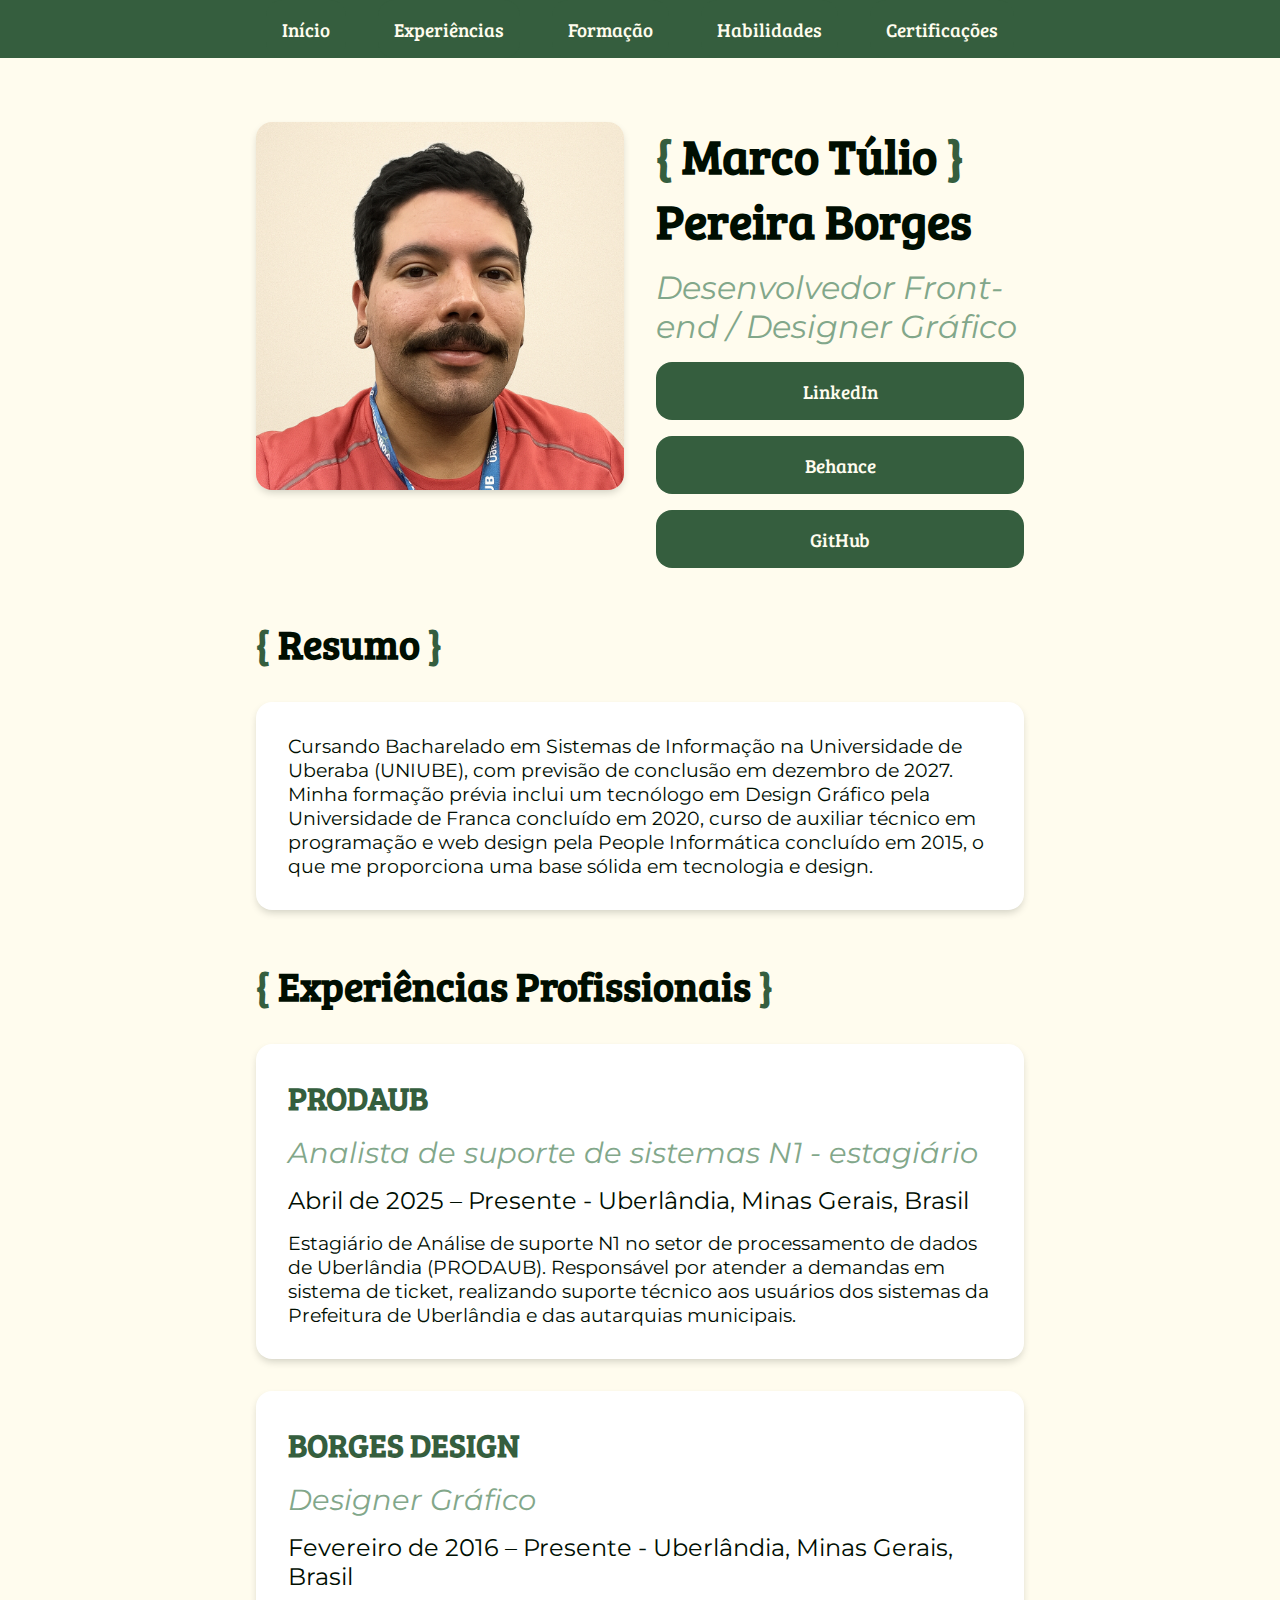
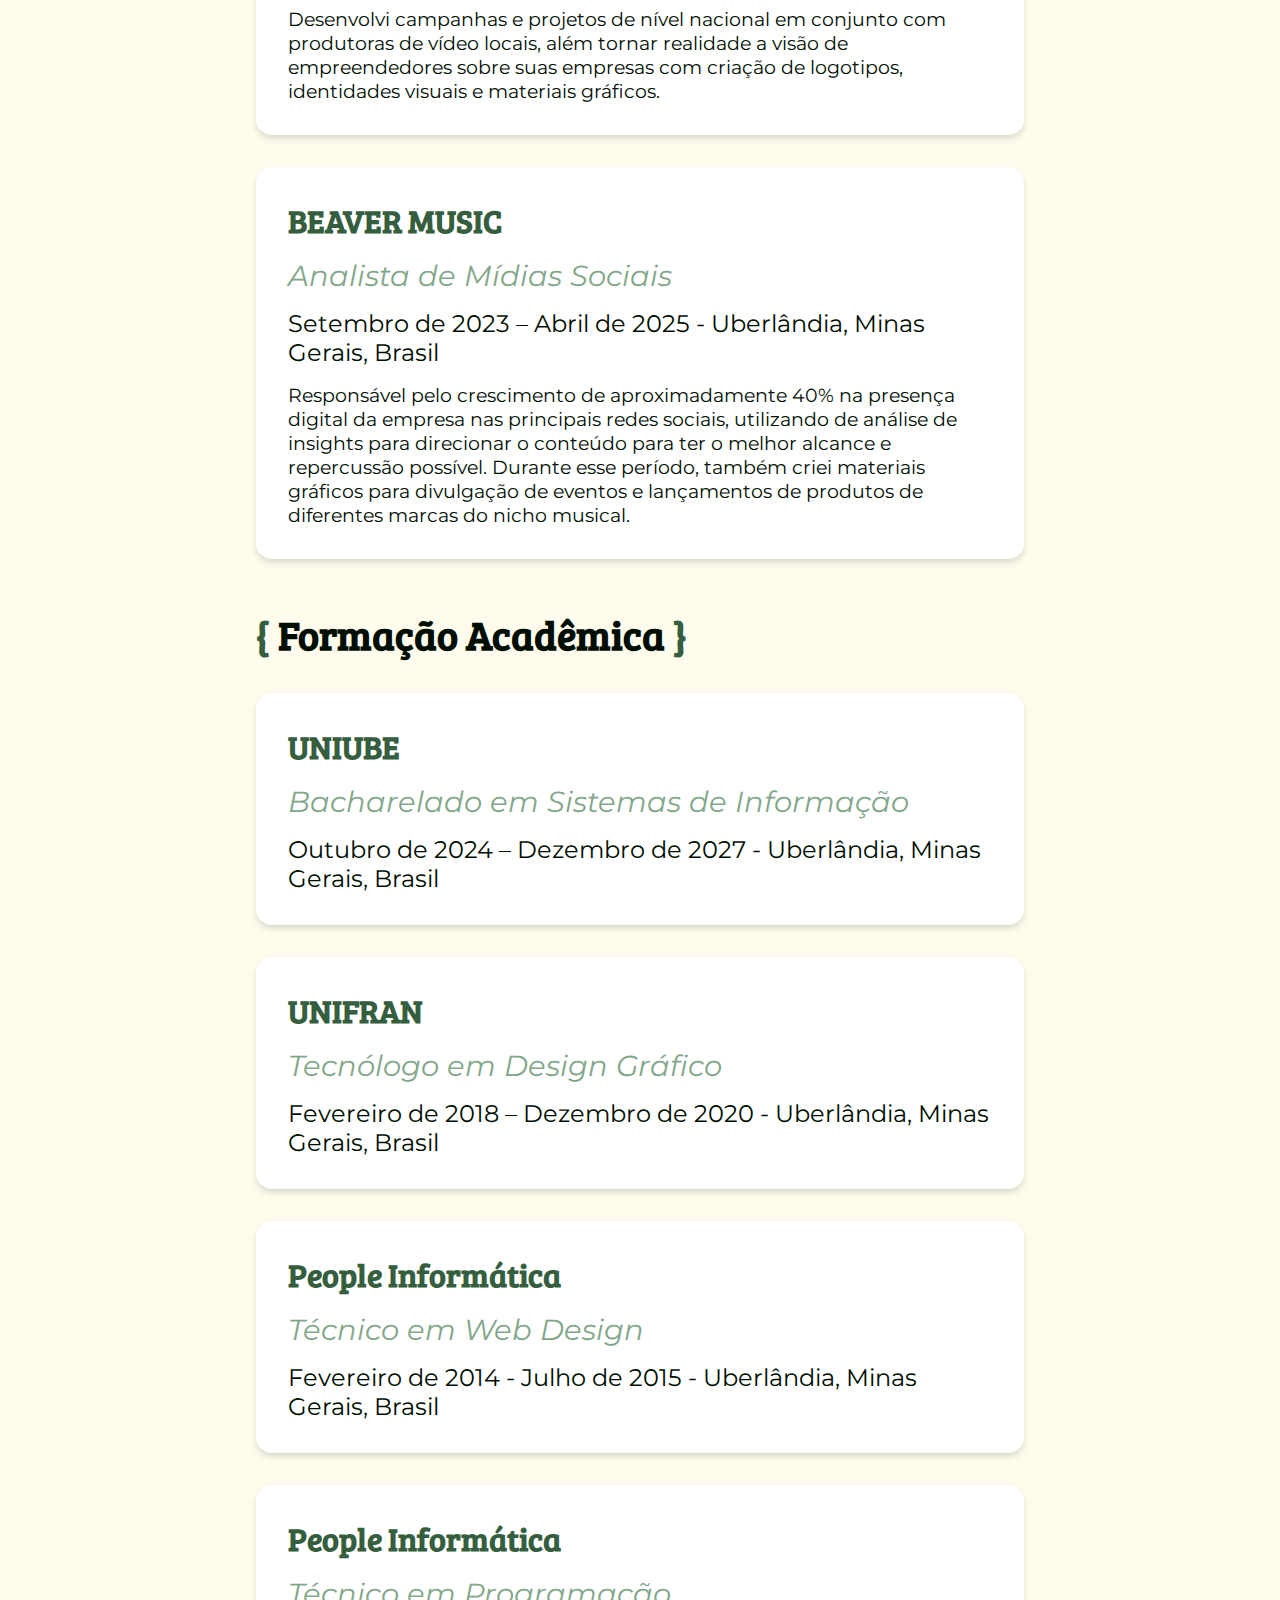
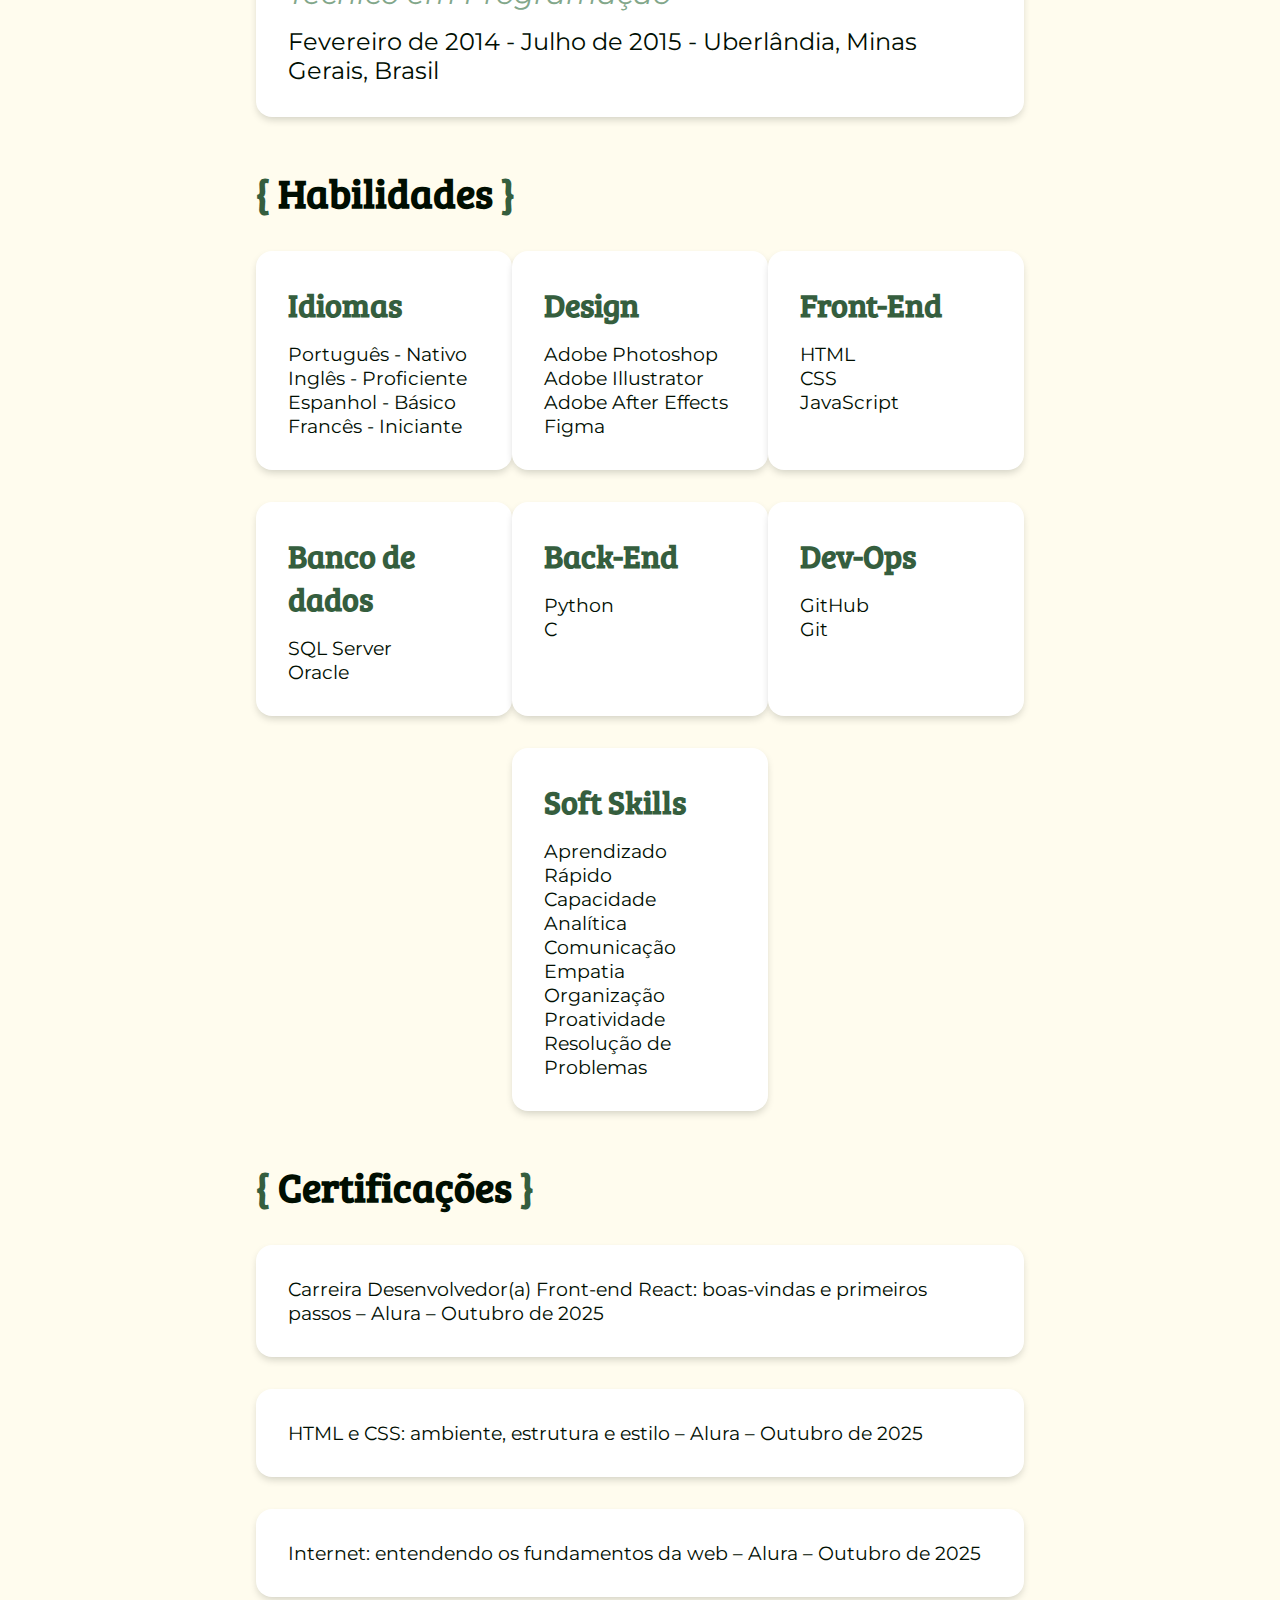
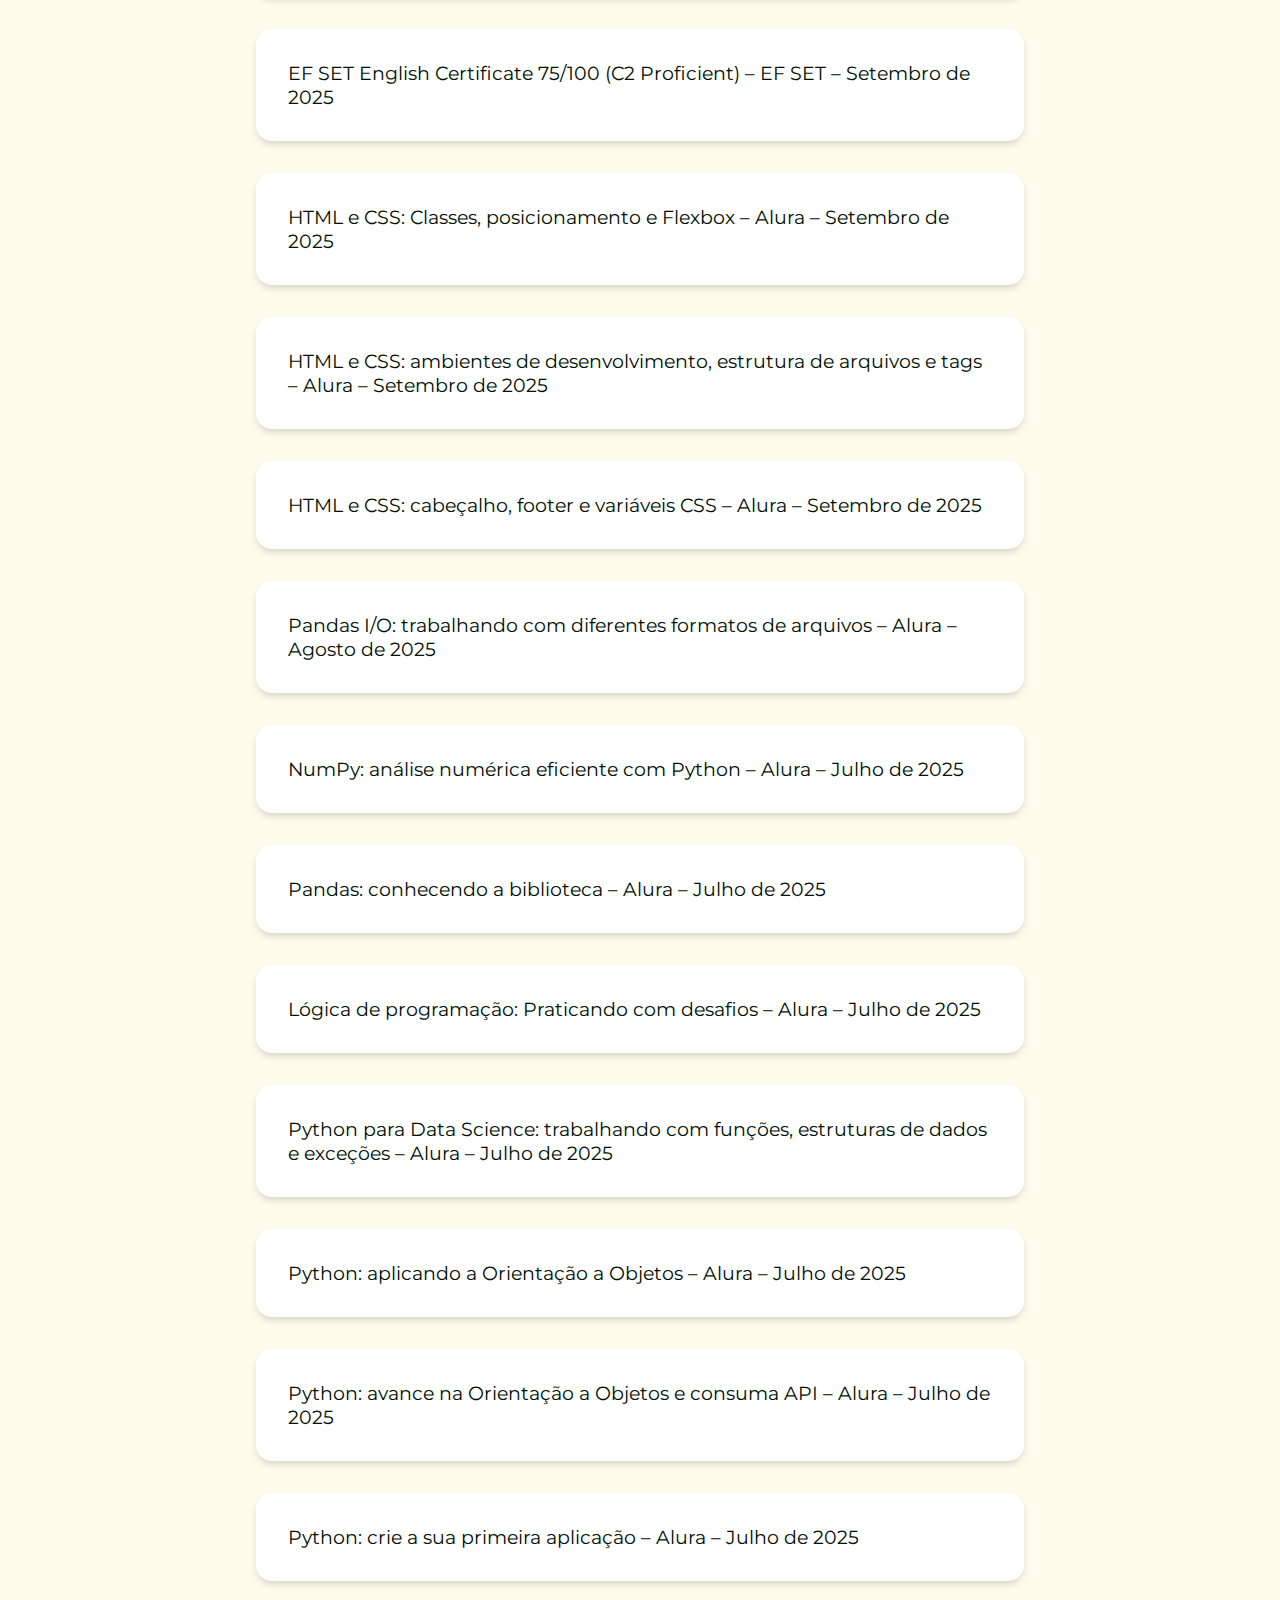
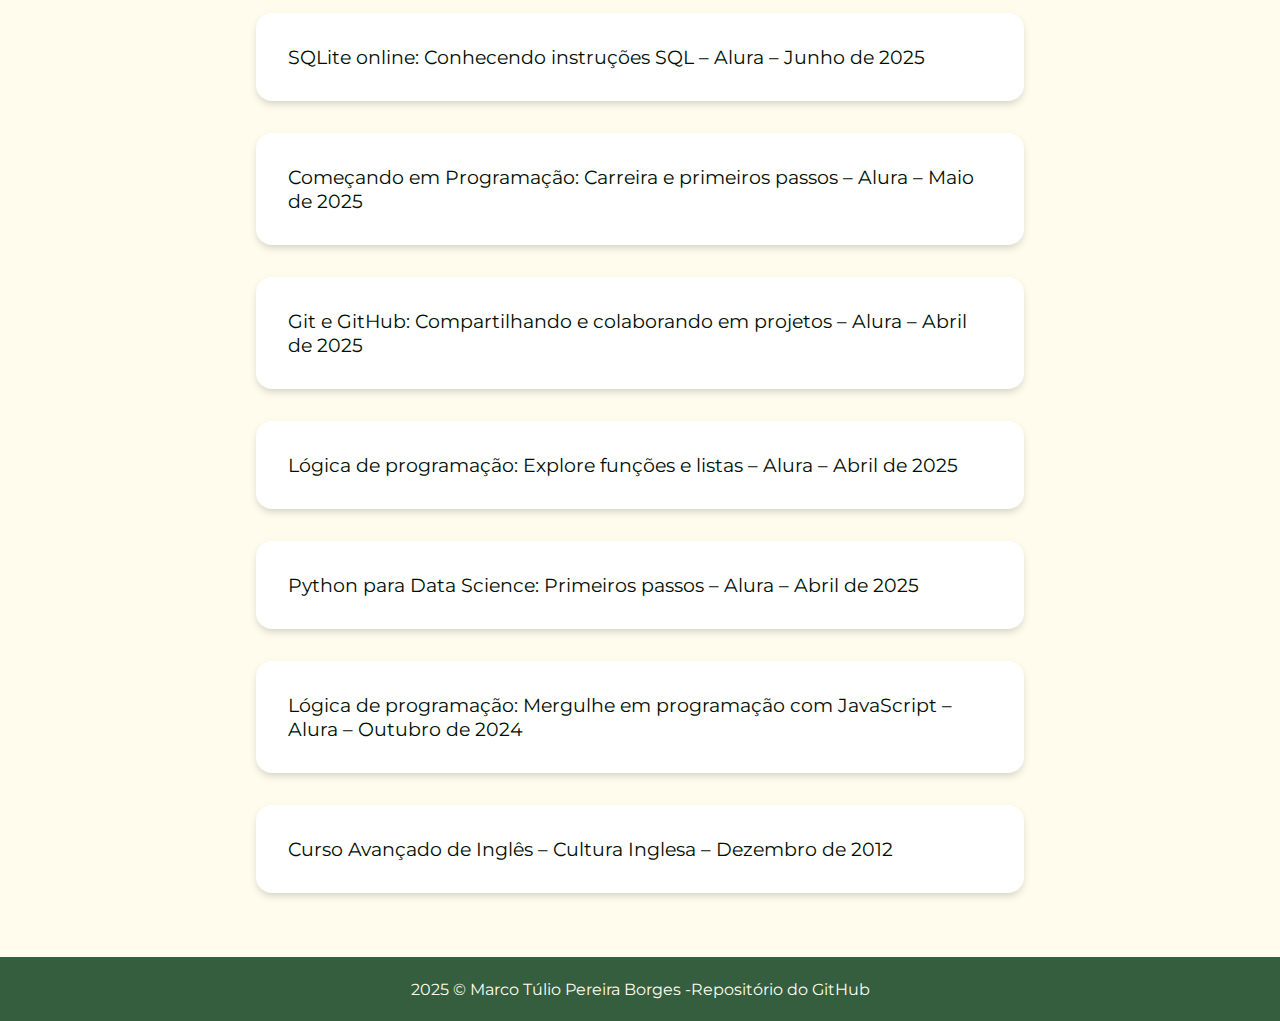
<file: index.html>
<!DOCTYPE html>
<html lang="pt-BR">
<head>
    <meta charset="UTF-8">
    <meta name="viewport" content="width=device-width, initial-scale=1.0">
    <link rel="stylesheet" href="style.css">
    <script src="app.js" defer></script>
    <title>Marco Túlio Pereira Borges</title>
</head>
<body id="home">
    <header>
        <nav>
            <label for="nav__checkbox" class="nav__img"></label>
            <input type="checkbox" class="nav__img" id="nav__checkbox" hidden>
            <ul class="nav__links">
                <li><a href="#home" class="nav__link" onclick="uncheck()">Início</a></li>
                <li><a href="#experiences" class="nav__link" onclick="uncheck()">Experiências</a></li>
                <li><a href="#graduation" class="nav__link" onclick="uncheck()">Formação</a></li>
                <li><a href="#habilities" class="nav__link" onclick="uncheck()">Habilidades</a></li>
                <li><a href="#certificates" class="nav__link" onclick="uncheck()">Certificações</a></li>
            </ul>
        </nav>
    </header>
    <main>
        <section id="presentation" class="presentation">
            <section class="presentation__img">
                <img id="profile__pic" src="assets/fotoDePerfil.jpg" alt="Foto de Marco Túlio Pereira Borges">
            </section>
            <section class="presentation__text">
                <h1 class="presentation__title"><span>&#123 </span>Marco Túlio<span> &#125</span> Pereira Borges</h1>
                <p class="presentation__subtitle">Desenvolvedor Front-end / Designer Gráfico</p>   
                <a href="https://www.linkedin.com/in/borgesmtp" target="_blank" class="nav__link">LinkedIn</a>
                <a href="https://www.behance.net/borgesmtp" target="_blank" class="nav__link">Behance</a>
                <a href="https://www.github.com/borgesmtp" target="_blank" class="nav__link">GitHub</a>
            </section>
        </section>
        <section id="resumen">
            <h2 class="section__title"><span>&#123 </span>Resumo<span> &#125</span></h2>
            <article class="experience">
            <p class="experience__text">Cursando Bacharelado em Sistemas de Informação na Universidade de Uberaba (UNIUBE), com previsão de conclusão em dezembro de 2027. Minha formação prévia inclui um tecnólogo em Design Gráfico pela Universidade de Franca concluído em 2020, curso de auxiliar técnico em programação e web design pela People Informática concluído em 2015, o que me proporciona uma base sólida em tecnologia e design.</p>
            </article>
        </section>
        <section id="experiences">
            <h2 class="section__title"><span>&#123 </span>Experiências Profissionais<span> &#125</span></h2>
            <article class="experience">
                <h3 class="experience__title">PRODAUB</h3>
                <p class="experience__subtitle">Analista de suporte de sistemas N1 - estagiário</p>
                <p class="experience__date">Abril de 2025 – Presente - Uberlândia, Minas Gerais, Brasil</p>
                <p class="experience__text">Estagiário de Análise de suporte N1 no setor de processamento de dados de Uberlândia (PRODAUB). Responsável por atender a demandas em sistema de ticket, realizando suporte técnico aos usuários dos sistemas da Prefeitura de Uberlândia e das autarquias municipais.</p>
            </article>
            <article class="experience">
                <h3 class="experience__title">BORGES DESIGN</h3>
                <p class="experience__subtitle">Designer Gráfico</p>
                <p class="experience__date">Fevereiro de 2016 – Presente - Uberlândia, Minas Gerais, Brasil</p>
                <p class="experience__text">Desenvolvi campanhas e projetos de nível nacional em conjunto com produtoras de vídeo locais, além tornar realidade a visão de empreendedores sobre suas empresas com criação de logotipos, identidades visuais e materiais gráficos.</p>
            </article>
            <article class="experience">
                <h3 class="experience__title">BEAVER MUSIC</h3>
                <p class="experience__subtitle">Analista de Mídias Sociais</p>
                <p class="experience__date">Setembro de 2023 – Abril de 2025 - Uberlândia, Minas Gerais, Brasil</p>
                <p class="experience__text">Responsável pelo crescimento de aproximadamente 40% na presença digital da empresa nas principais redes sociais, utilizando de análise de insights para direcionar o conteúdo para ter o melhor alcance e repercussão possível. Durante esse período, também criei materiais gráficos para divulgação de eventos e lançamentos de produtos de diferentes marcas do nicho musical.</p>
            </article>
        </section>
        <section id="graduation">
            <h2 class="section__title"><span>&#123 </span>Formação Acadêmica<span> &#125</span></h2>
            <article class="experience">
                <h3 class="experience__title">UNIUBE</h3>
                <p class="experience__subtitle">Bacharelado em Sistemas de Informação</p>
                <p class="experience__date">Outubro de 2024 – Dezembro de 2027 - Uberlândia, Minas Gerais, Brasil</p>
            </article>
            <article class="experience">
                <h3 class="experience__title">UNIFRAN</h3>
                <p class="experience__subtitle">Tecnólogo em Design Gráfico</p>
                <p class="experience__date">Fevereiro de 2018 – Dezembro de 2020 - Uberlândia, Minas Gerais, Brasil</p>
            </article>
            <article class="experience">
                <h3 class="experience__title">People Informática</h3>
                <p class="experience__subtitle">Técnico em Web Design</p>
                <p class="experience__date">Fevereiro de 2014 - Julho de 2015 - Uberlândia, Minas Gerais, Brasil</p>
            </article>
            <article class="experience">
                <h3 class="experience__title">People Informática</h3>
                <p class="experience__subtitle">Técnico em Programação</p>
                <p class="experience__date">Fevereiro de 2014 - Julho de 2015 - Uberlândia, Minas Gerais, Brasil</p>
            </article>
        </section>
        <section id="habilities" class="habilities">
            <h2 class="section__title"><span>&#123 </span>Habilidades<span> &#125</span></h2>
            <section class="habilities__lists">
                <article class="experience habilities__list">
                    <h3 class="experience__title">Idiomas</h3>
                    <ul class="experience__text">
                        <li>Português - Nativo</li>
                        <li>Inglês - Proficiente</li>
                        <li>Espanhol - Básico</li>
                        <li>Francês - Iniciante</li>
                    </ul>
                </article>
                <article class="experience habilities__list">
                    <h3 class="experience__title">Design</h3>
                    <ul class="experience__text">
                        <li>Adobe Photoshop</li>
                        <li>Adobe Illustrator</li>
                        <li>Adobe After Effects</li>
                        <li>Figma</li>
                    </ul>
                </article>
                <article class="experience habilities__list">
                    <h3 class="experience__title">Front-End</h3>
                    <ul class="experience__text">
                        <li>HTML</li>
                        <li>CSS</li>
                        <li>JavaScript</li>
                    </ul>
                </article>
                <article class="experience habilities__list">
                    <h3 class="experience__title">Banco de dados</h3>
                    <ul class="experience__text">
                        <li>SQL Server</li>
                        <li>Oracle</li>
                    </ul>
                </article>
                <article class="experience habilities__list">
                    <h3 class="experience__title">Back-End</h3>
                    <ul class="experience__text">
                        <li>Python</li>
                        <li>C</li>
                    </ul>
                </article>
                <article class="experience habilities__list">
                    <h3 class="experience__title">Dev-Ops</h3>
                    <ul class="experience__text">
                        <li>GitHub</li>
                        <li>Git</li>
                    </ul>
                </article>
                <article class="experience habilities__list">
                    <h3 class="experience__title">Soft Skills</h3>
                    <ul class="experience__text">
                        <li>Aprendizado Rápido</li>
                        <li>Capacidade Analítica</li>
                        <li>Comunicação</li>
                        <li>Empatia</li>
                        <li>Organização</li>
                        <li>Proatividade</li>
                        <li>Resolução de Problemas</li>
                    </ul>
                </article>
            </section>
        </section>
        <section id="certificates">
            <h2 class="section__title"><span>&#123 </span>Certificações<span> &#125</span></h2>
            <ul>
                <li class="experience">Carreira Desenvolvedor(a) Front-end React: boas-vindas e primeiros passos – Alura – Outubro de 2025</li>
                <li class="experience">HTML e CSS: ambiente, estrutura e estilo – Alura – Outubro de 2025</li>
                <li class="experience">Internet: entendendo os fundamentos da web – Alura – Outubro de 2025</li>
                <li class="experience">EF SET English Certificate 75/100 (C2 Proficient) – EF SET – Setembro de 2025</li>
                <li class="experience">HTML e CSS: Classes, posicionamento e Flexbox – Alura – Setembro de 2025</li>
                <li class="experience">HTML e CSS: ambientes de desenvolvimento, estrutura de arquivos e tags – Alura – Setembro de 2025</li>
                <li class="experience">HTML e CSS: cabeçalho, footer e variáveis CSS – Alura – Setembro de 2025</li>
                <li class="experience">Pandas I/O: trabalhando com diferentes formatos de arquivos – Alura – Agosto de 2025</li>
                <li class="experience">NumPy: análise numérica eficiente com Python – Alura – Julho de 2025</li>
                <li class="experience">Pandas: conhecendo a biblioteca – Alura – Julho de 2025</li>
                <li class="experience">Lógica de programação: Praticando com desafios – Alura – Julho de 2025</li>
                <li class="experience">Python para Data Science: trabalhando com funções, estruturas de dados e exceções – Alura – Julho de 2025</li>
                <li class="experience">Python: aplicando a Orientação a Objetos – Alura – Julho de 2025</li>
                <li class="experience">Python: avance na Orientação a Objetos e consuma API – Alura – Julho de 2025</li>
                <li class="experience">Python: crie a sua primeira aplicação – Alura – Julho de 2025</li>
                <li class="experience">SQLite online: Conhecendo instruções SQL – Alura – Junho de 2025</li>
                <li class="experience">Começando em Programação: Carreira e primeiros passos – Alura – Maio de 2025</li>
                <li class="experience">Git e GitHub: Compartilhando e colaborando em projetos – Alura – Abril de 2025</li>
                <li class="experience">Lógica de programação: Explore funções e listas – Alura – Abril de 2025</li>
                <li class="experience">Python para Data Science: Primeiros passos – Alura – Abril de 2025</li>
                <li class="experience">Lógica de programação: Mergulhe em programação com JavaScript – Alura – Outubro de 2024</li>
                <li class="experience">Curso Avançado de Inglês – Cultura Inglesa – Dezembro de 2012</li>
            </ul>
            
        </section>
    </main>
    <footer>
        <p>2025 © Marco Túlio Pereira Borges - </p>
        <a href="https://github.com/BorgesMTP/Portfolio2025" target="_blank">Repositório do GitHub</a>
    </footer>
</body>
</html>
</file>
<file: style.css>
/*font import*/
@import url('https://fonts.googleapis.com/css2?family=Bree+Serif&family=Montserrat:ital,wght@0,100..900;1,100..900&display=swap');

/*Setting variables*/
:root {
    --white: #ffffff;
    --bege: #fffcee;
    --main-green: #355e3e;
    --secondary-green: #82a78a;
    --black: #000e01;

    --title-font: 'Bree Serif',serif;
    --paragraph-font: 'Montserrat',sans-serif;
    --menu-img: url('../assets/layers.svg');
}

/*Reseting css*/
* {
    margin: 0;
    padding: 0;
    border: 0;
    text-decoration: none;
    list-style: none;
}

a {
    color: inherit;
}

a:hover {
    text-decoration: underline;
}

body {
    background-color: var(--bege);
    font-family: var(--paragraph-font);
    color: var(--black)
}

header {
    position: sticky;
    top: 0;
}

nav {
    background-color: var(--main-green);
    display: flex;
    justify-content: center;
    align-items: center;
    text-align: center;
    padding: 1rem;
}

.nav__links {
    display: flex;
    flex-direction: row;
    justify-content: space-between;
    gap: 2rem;
}

.nav__link {
    color: var(--bege);
    font-family: var(--title-font);
    font-size: 1.2rem;
    padding:1rem;
    background-color: var(--main-green);
    text-align: center;
    border-radius: 1rem;
}

.nav__link:hover {
    background-color: var(--secondary-green);
    color: var(--black);
}

main {
    display: flex;
    flex-direction: column;
    justify-content: space-between;
    gap: 2rem;
    margin: 5% 20%;
}

.presentation {
    display: flex;
    flex-direction: row;
    justify-content: space-between;
    gap: 2rem;
}

.presentation__img {
    box-sizing: border-box;
    width: 50%;
}

#profile__pic {
    width: 100%;
    border-radius: 1rem;
    box-shadow: #000e0133 0px 4px 8px -2px;
}

.presentation__text {
    width: 50%;
    display: flex;
    flex-direction: column;
    justify-content: space-between;
    gap: 1rem;
}

.presentation__title {
    font-family: var(--title-font);
    font-size: 3rem;
}

span {
    color: var(--main-green);
}

.presentation__subtitle {
    color: var(--secondary-green);
    font-style: italic;
    font-size: 2rem;
}

.section__title {
    font-family: var(--title-font);
    font-size: 2.5rem;
    margin-top: 1rem;
    color: var(--black);
}

.experience {
    display: flex;
    flex-direction: column;
    justify-content: space-between;
    gap: 1rem;
    background-color: var(--white);
    padding: 2rem;
    border-radius: 1rem;
    margin-top:2rem;
    box-shadow: #000e0133 0px 4px 8px -2px;
    font-size: 1.2rem;
}

.experience__title {
    font-family: var(--title-font);
    font-size: 2rem;
    color: var(--main-green);
}

.experience__subtitle {
    font-size: 1.8rem;
    font-weight: light;
    font-style: italic;
    color: var(--secondary-green);
}

.experience__date {
    font-size: 1.5rem;
    font-weight: light;
}

.habilities {
    display: flex;
    flex-direction: column;
}

.habilities__lists {
    display: flex;
    flex-direction: row;
    justify-content: space-evenly;
    align-content: flex-start;
    flex-wrap: wrap;
}

.habilities__list {
    width: 25%;
    align-items: flex-start;
    justify-content: flex-start;
}

footer {
    color: var(--bege) !important;
    display: flex;
    flex-direction: row;
    position: relative;
    bottom: 0;
    justify-content: center;
    align-items: center;
    background-color: var(--main-green);
    height: 4rem;
}

/*responsiveness settings*/
@media (max-width: 1024px) {
    main {
        display: flex;
        margin: 0;
        padding: 5%;
        align-items: center;
        justify-content: center;
        flex-direction: column;
    }

    nav {
        position: inherit;
        flex-direction: column;
        height: auto;
    }

    .nav__img {
        background-image: var(--menu-img);
        background-repeat: no-repeat;
        align-self: flex-start;
        width: 2rem;
        height: 2rem;
        color: var(--bege);
    }

    .nav__links {
        display: none;
    }

    .nav__img:checked + .nav__links {
        display: flex;
        flex-direction: column;
        align-items: center;
        gap: 2rem;
    }

    .presentation {
        flex-direction: column;
        align-items: center;
    }

    .presentation__img {
        width: 100%;
    }

    .presentation__text {
        justify-content: space-between;
        width: 100%;
        gap: 1rem;
    }

    .presentation__title {
        font-size: 3rem;
        text-align: center;
    }

    .presentation__subtitle {
        font-size: 2rem;
        text-align: center;
    }

    .section__title {
        font-size: 2.5rem;
        text-align: center;
    }

    .habilities__lists {
        align-items: center;
    }

    .habilities__list {
        width: 100%;
    }

    footer {
        flex-direction: column;
        align-items: center;
    }
}
</file>
